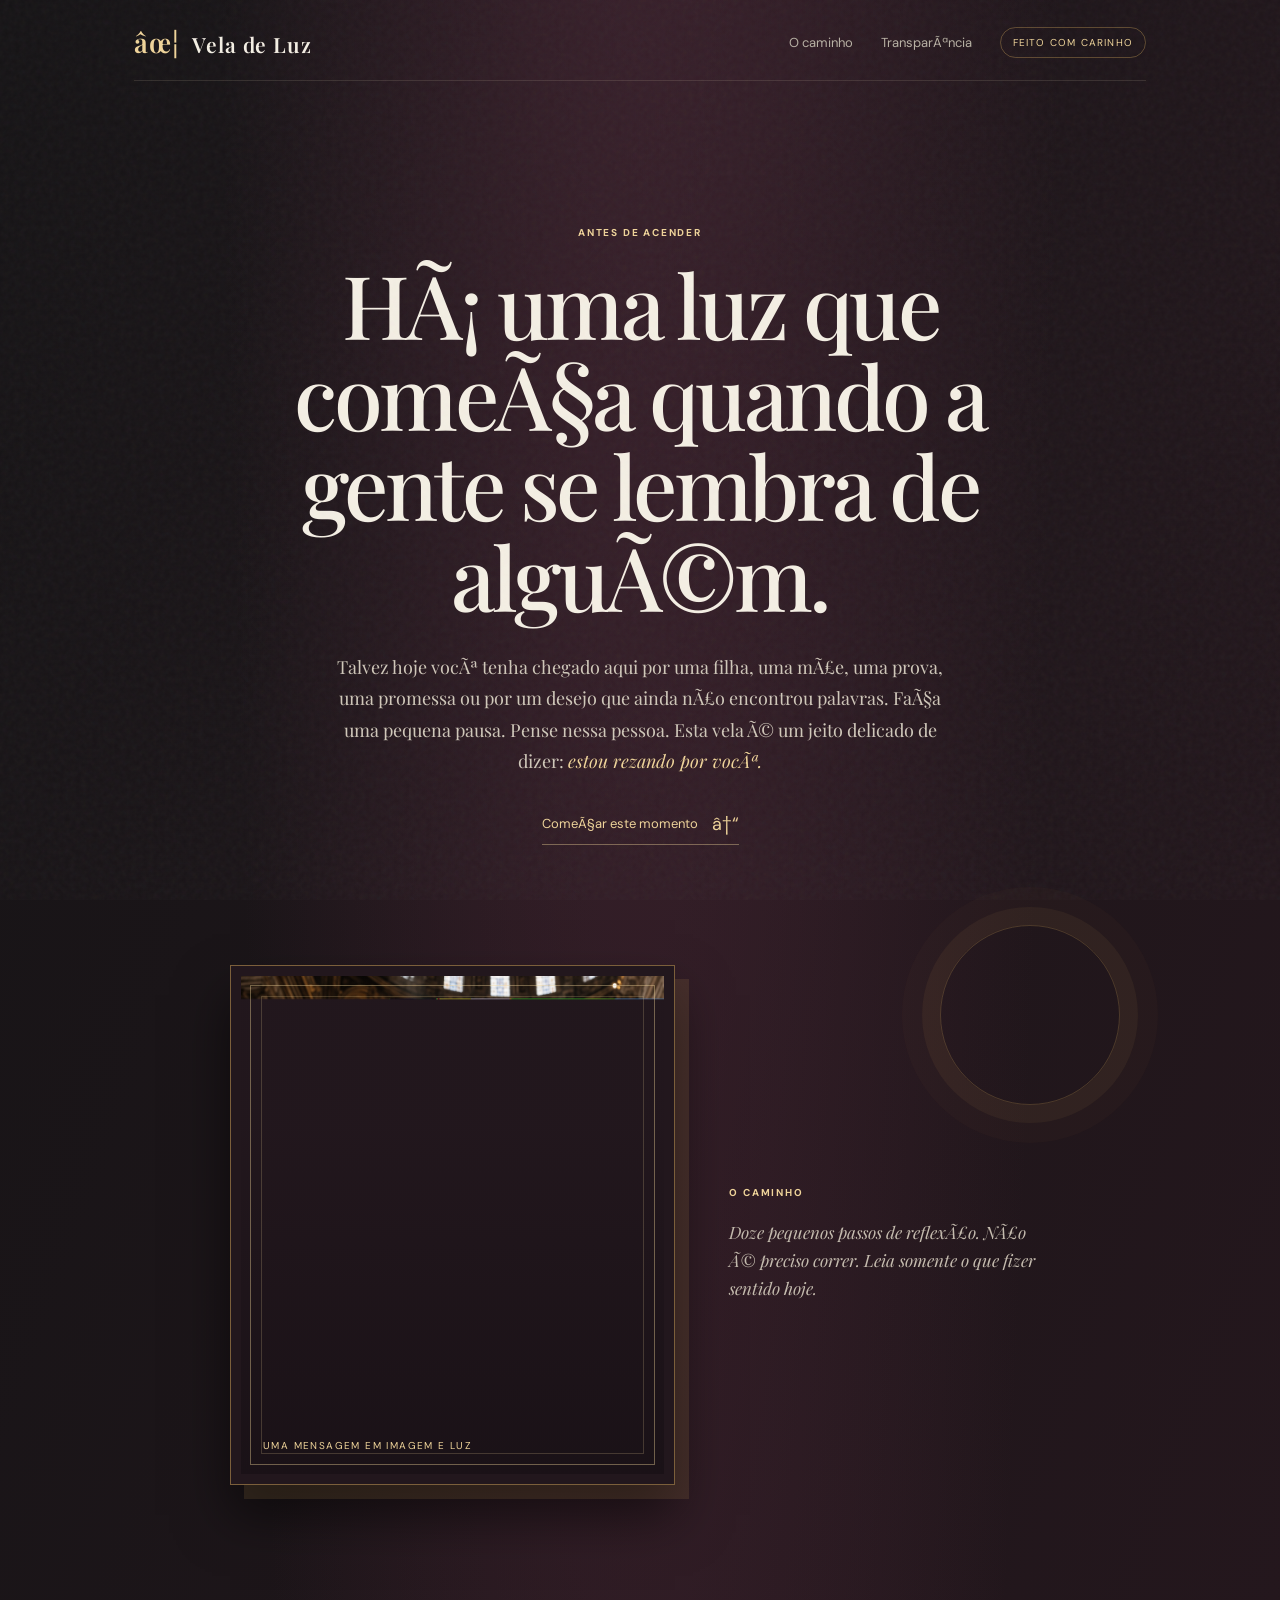
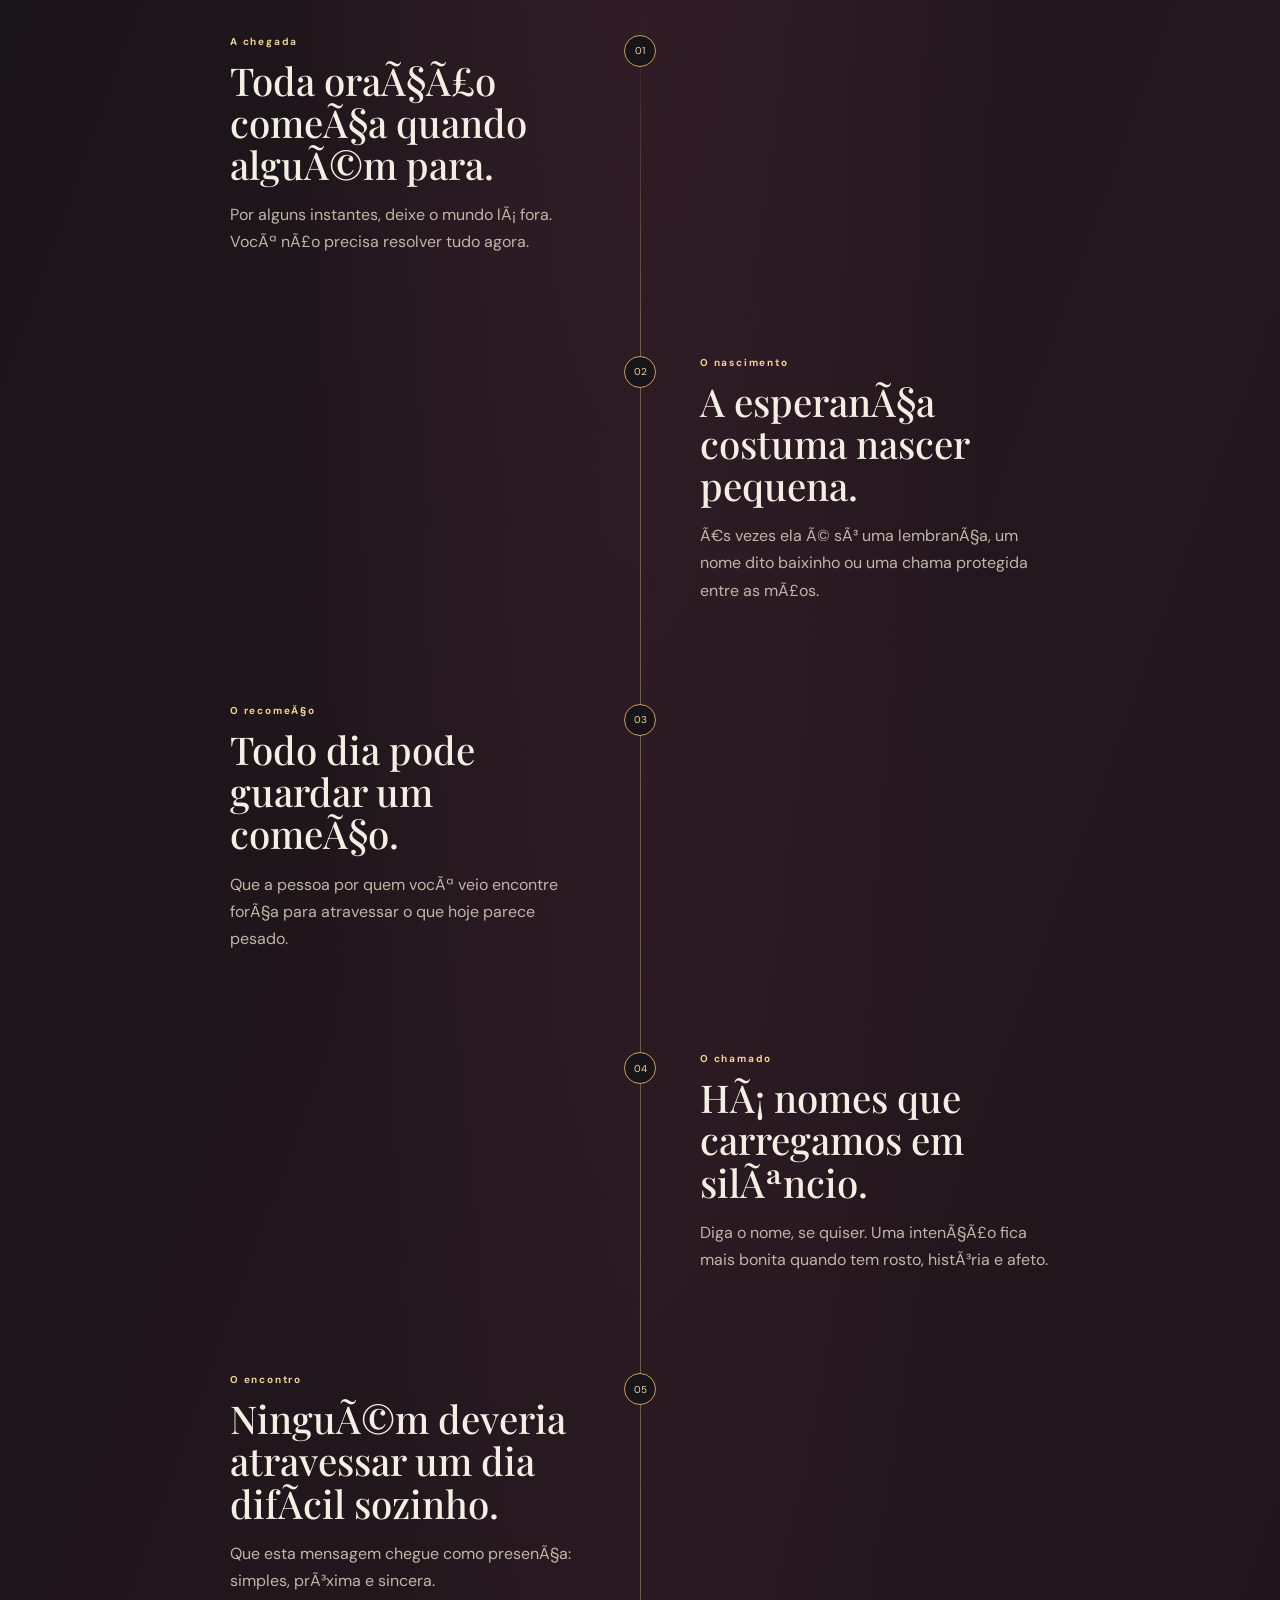
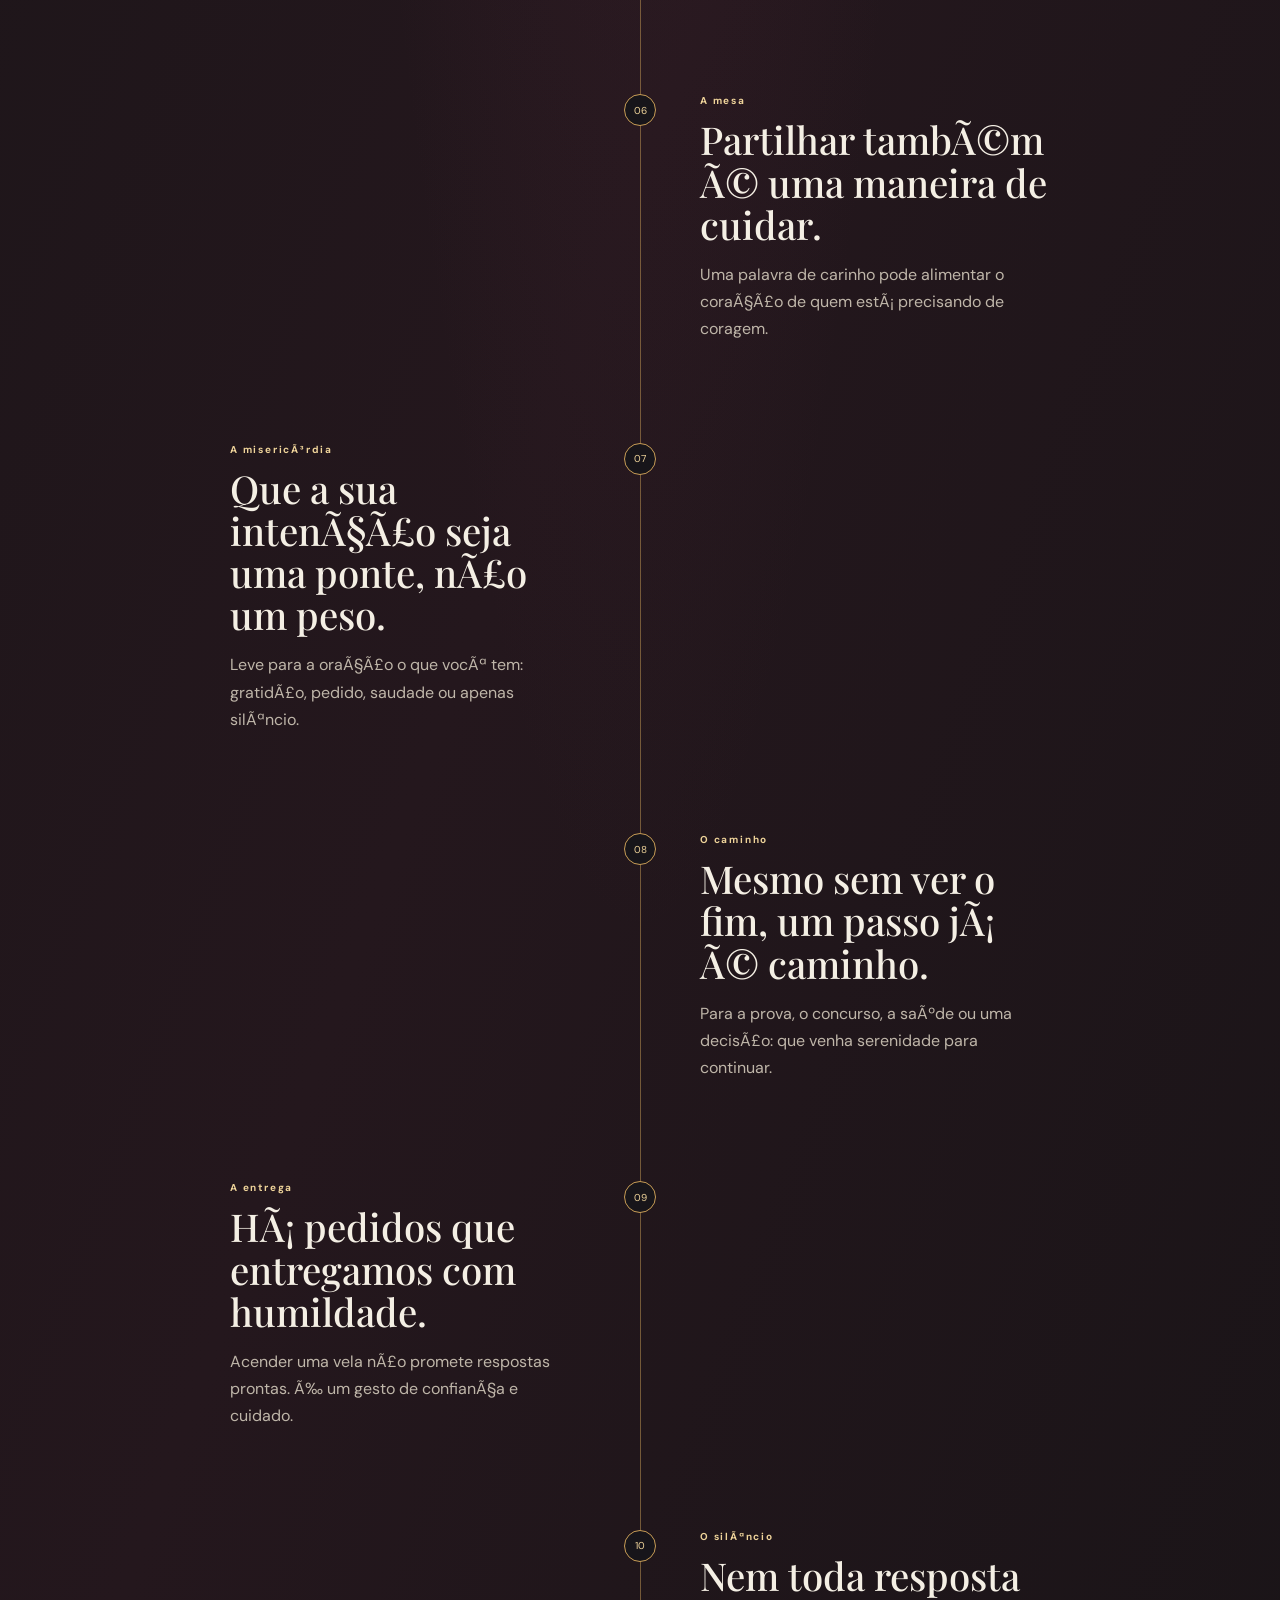
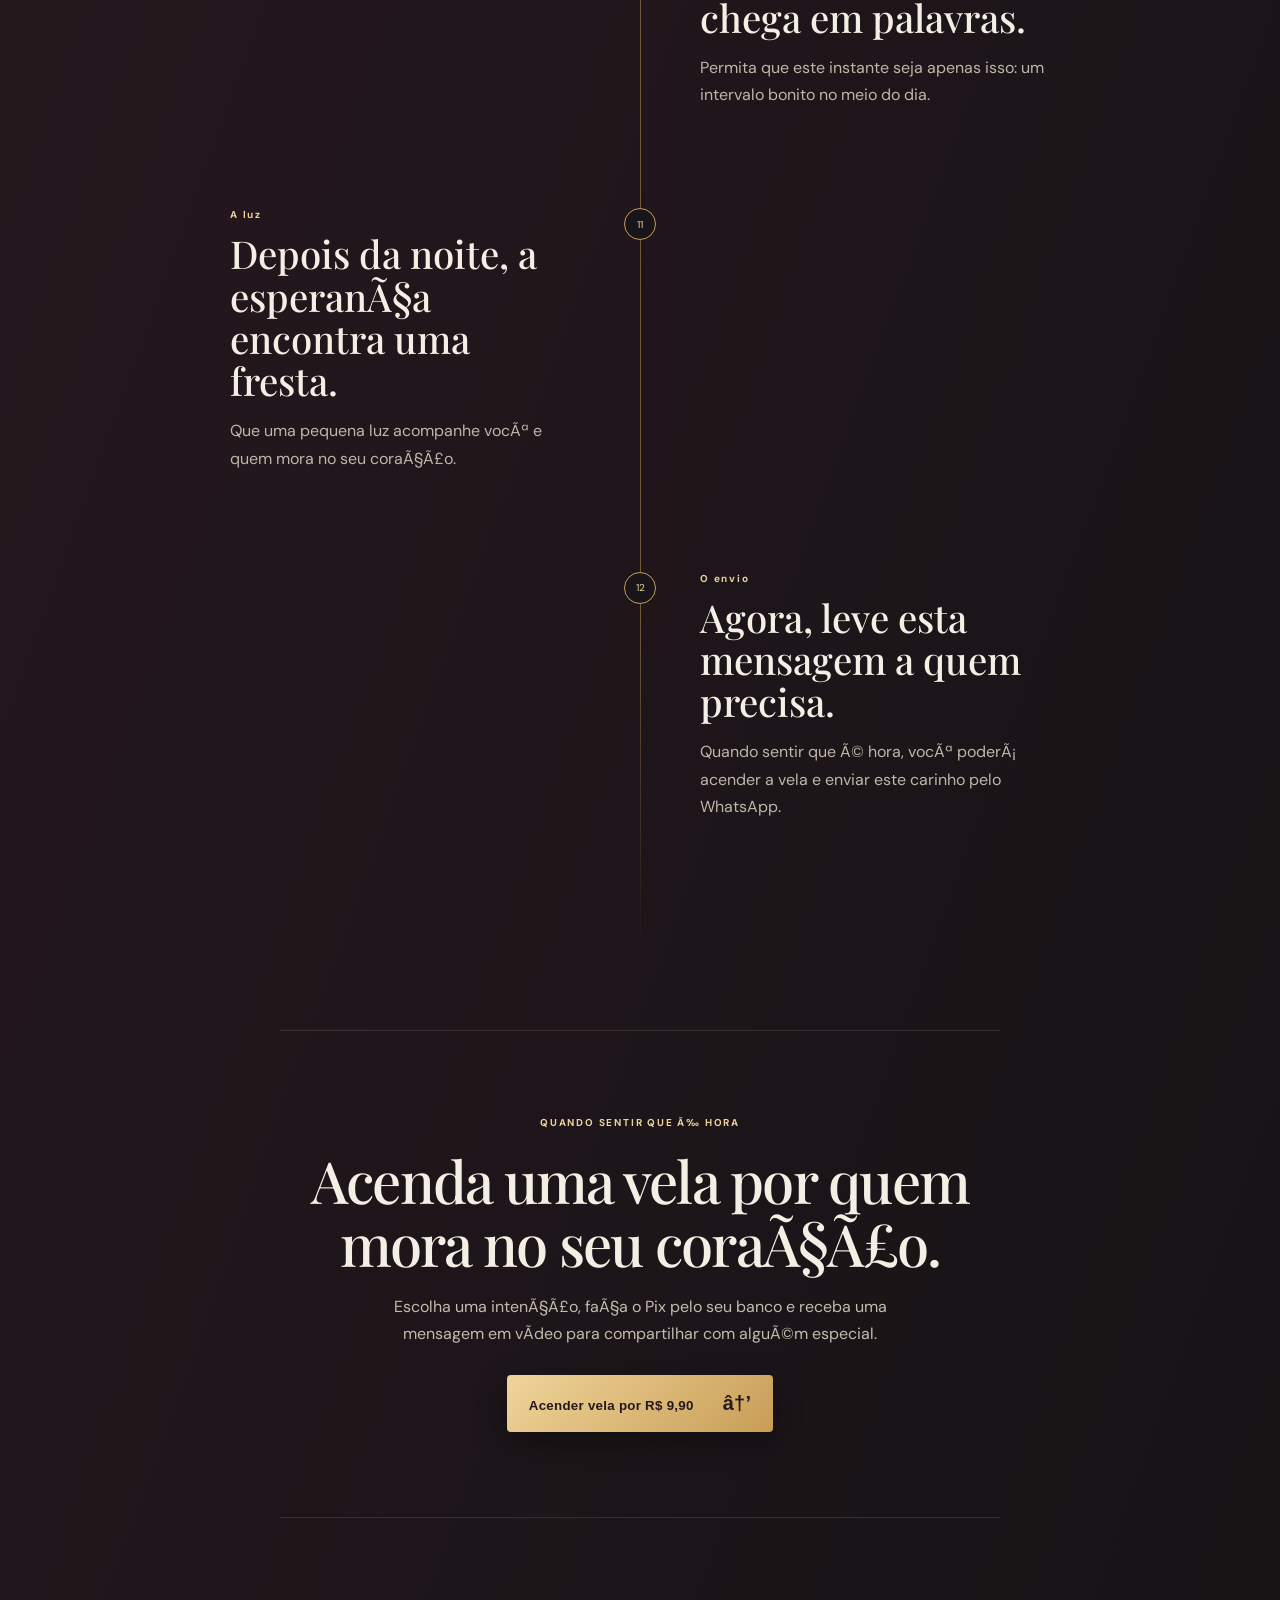
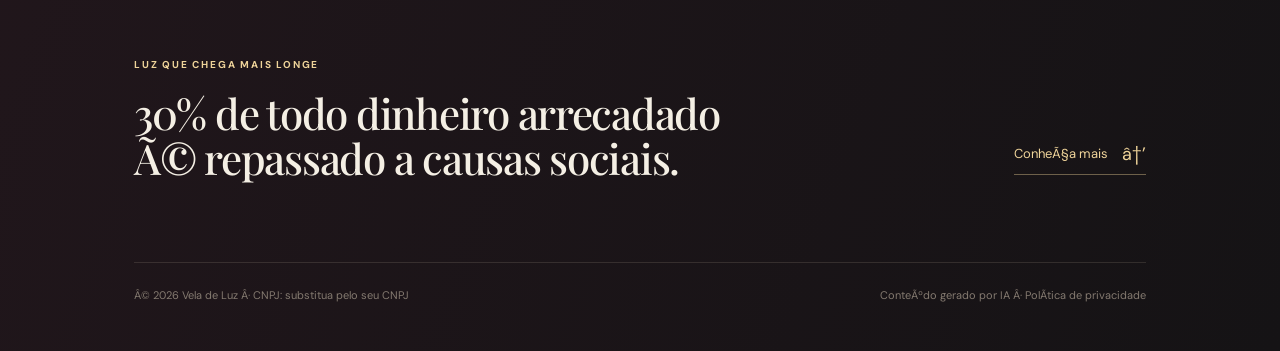
<file: index.html>
<!doctype html>
<html lang="pt-BR">
  <head>
    <meta charset="UTF-8" />
    <meta name="viewport" content="width=device-width, initial-scale=1.0" />
    <meta name="theme-color" content="#17151a" />
    <meta name="description" content="Uma pausa de fÃ©, carinho e esperanÃ§a para compartilhar com alguÃ©m especial." />
    <meta property="og:title" content="Vela de Luz â€” um gesto de esperanÃ§a" />
    <meta property="og:description" content="Uma intenÃ§Ã£o, uma chama e uma mensagem para enviar pelo WhatsApp." />
    <title>Vela de Luz â€” um gesto de esperanÃ§a</title>
    <link rel="stylesheet" href="styles.css" />
  </head>
  <body>
    <main class="shell">
      <nav class="nav">
        <a class="brand" href="index.html"><span class="brand-mark">âœ¦</span> Vela de Luz</a>
        <div class="nav-links"><a href="#caminho">O caminho</a><a href="causas.html">TransparÃªncia</a><span class="seal">FEITO COM CARINHO</span></div>
      </nav>

      <section class="opening reveal" id="inicio">
        <p class="eyebrow">ANTES DE ACENDER</p>
        <div class="shared-card hidden" id="sharedCard">âœ¦ <span id="sharedText">Uma vela foi acesa por alguÃ©m especial.</span></div>
        <h1>HÃ¡ uma luz que comeÃ§a quando a gente se lembra de alguÃ©m.</h1>
        <p class="opening-message">Talvez hoje vocÃª tenha chegado aqui por uma filha, uma mÃ£e, uma prova, uma promessa ou por um desejo que ainda nÃ£o encontrou palavras. FaÃ§a uma pequena pausa. Pense nessa pessoa. Esta vela Ã© um jeito delicado de dizer: <em>estou rezando por vocÃª.</em></p>
        <a class="begin-link" href="#caminho">ComeÃ§ar este momento <span>â†“</span></a>
      </section>

      <section class="window-stage reveal" aria-label="Uma freira segurando uma vela em uma igreja" id="caminho">
        <div class="window-ornament"></div>
        <div class="video-frame"><video id="introVideo" poster="nun-a.png" autoplay muted playsinline loop preload="metadata"><source src="videos/freira.mp4" type="video/mp4" /></video><div class="video-vignette"></div><span class="video-label">uma mensagem em imagem e luz</span></div>
        <div class="stage-caption"><span>O CAMINHO</span><p>Doze pequenos passos de reflexÃ£o. NÃ£o Ã© preciso correr. Leia somente o que fizer sentido hoje.</p></div>
      </section>

      <section class="journey" aria-label="Doze passos de uma oraÃ§Ã£o">
        <article class="step reveal"><span class="step-number">01</span><div><p class="step-kicker">A chegada</p><h2>Toda oraÃ§Ã£o comeÃ§a quando alguÃ©m para.</h2><p>Por alguns instantes, deixe o mundo lÃ¡ fora. VocÃª nÃ£o precisa resolver tudo agora.</p></div></article>
        <article class="step step-right reveal"><span class="step-number">02</span><div><p class="step-kicker">O nascimento</p><h2>A esperanÃ§a costuma nascer pequena.</h2><p>Ã€s vezes ela Ã© sÃ³ uma lembranÃ§a, um nome dito baixinho ou uma chama protegida entre as mÃ£os.</p></div></article>
        <article class="step reveal"><span class="step-number">03</span><div><p class="step-kicker">O recomeÃ§o</p><h2>Todo dia pode guardar um comeÃ§o.</h2><p>Que a pessoa por quem vocÃª veio encontre forÃ§a para atravessar o que hoje parece pesado.</p></div></article>
        <article class="step step-right reveal"><span class="step-number">04</span><div><p class="step-kicker">O chamado</p><h2>HÃ¡ nomes que carregamos em silÃªncio.</h2><p>Diga o nome, se quiser. Uma intenÃ§Ã£o fica mais bonita quando tem rosto, histÃ³ria e afeto.</p></div></article>
        <article class="step reveal"><span class="step-number">05</span><div><p class="step-kicker">O encontro</p><h2>NinguÃ©m deveria atravessar um dia difÃ­cil sozinho.</h2><p>Que esta mensagem chegue como presenÃ§a: simples, prÃ³xima e sincera.</p></div></article>
        <article class="step step-right reveal"><span class="step-number">06</span><div><p class="step-kicker">A mesa</p><h2>Partilhar tambÃ©m Ã© uma maneira de cuidar.</h2><p>Uma palavra de carinho pode alimentar o coraÃ§Ã£o de quem estÃ¡ precisando de coragem.</p></div></article>
        <article class="step reveal"><span class="step-number">07</span><div><p class="step-kicker">A misericÃ³rdia</p><h2>Que a sua intenÃ§Ã£o seja uma ponte, nÃ£o um peso.</h2><p>Leve para a oraÃ§Ã£o o que vocÃª tem: gratidÃ£o, pedido, saudade ou apenas silÃªncio.</p></div></article>
        <article class="step step-right reveal"><span class="step-number">08</span><div><p class="step-kicker">O caminho</p><h2>Mesmo sem ver o fim, um passo jÃ¡ Ã© caminho.</h2><p>Para a prova, o concurso, a saÃºde ou uma decisÃ£o: que venha serenidade para continuar.</p></div></article>
        <article class="step reveal"><span class="step-number">09</span><div><p class="step-kicker">A entrega</p><h2>HÃ¡ pedidos que entregamos com humildade.</h2><p>Acender uma vela nÃ£o promete respostas prontas. Ã‰ um gesto de confianÃ§a e cuidado.</p></div></article>
        <article class="step step-right reveal"><span class="step-number">10</span><div><p class="step-kicker">O silÃªncio</p><h2>Nem toda resposta chega em palavras.</h2><p>Permita que este instante seja apenas isso: um intervalo bonito no meio do dia.</p></div></article>
        <article class="step reveal"><span class="step-number">11</span><div><p class="step-kicker">A luz</p><h2>Depois da noite, a esperanÃ§a encontra uma fresta.</h2><p>Que uma pequena luz acompanhe vocÃª e quem mora no seu coraÃ§Ã£o.</p></div></article>
        <article class="step step-right reveal"><span class="step-number">12</span><div><p class="step-kicker">O envio</p><h2>Agora, leve esta mensagem a quem precisa.</h2><p>Quando sentir que Ã© hora, vocÃª poderÃ¡ acender a vela e enviar este carinho pelo WhatsApp.</p></div></article>
      </section>

      <section class="ritual-cta reveal" id="ritual"><p class="eyebrow">QUANDO SENTIR QUE Ã‰ HORA</p><h2>Acenda uma vela por quem mora no seu coraÃ§Ã£o.</h2><p>Escolha uma intenÃ§Ã£o, faÃ§a o Pix pelo seu banco e receba uma mensagem em vÃ­deo para compartilhar com alguÃ©m especial.</p><button class="primary" id="startBtn">Acender vela por R$ 9,90 <span>â†’</span></button></section>

      <section class="cause-note reveal" id="transparencia"><div><p class="eyebrow">LUZ QUE CHEGA MAIS LONGE</p><h2>30% de todo dinheiro arrecadado Ã© repassado a causas sociais.</h2></div><a class="begin-link" href="causas.html">ConheÃ§a mais <span>â†’</span></a></section>

      <footer><span>Â© 2026 Vela de Luz Â· CNPJ: substitua pelo seu CNPJ</span><span>ConteÃºdo gerado por IA Â· PolÃ­tica de privacidade</span></footer>
    </main>

    <div class="modal hidden" id="modal" role="dialog" aria-modal="true" aria-labelledby="modalTitle"><div class="modal-box"><button class="close" id="closeBtn" aria-label="Fechar">Ã—</button><p class="eyebrow">SUA INTENÃ‡ÃƒO</p><h2 id="modalTitle">Por quem vocÃª acende esta vela?</h2><label>Nome ou motivo<input id="name" placeholder="Ex.: pela saÃºde da minha filha Ana" maxlength="80" /></label><label>Escolha uma intenÃ§Ã£o<select id="intention"><option>SaÃºde e proteÃ§Ã£o</option><option>Prova ou concurso</option><option>FamÃ­lia e filhos</option><option>GratidÃ£o</option><option>Uma promessa</option><option>Que algo dÃª certo</option></select></label><label>Escolha uma mensagem<select id="message"><option>Estou rezando por vocÃª hoje.</option><option>Que Deus ilumine seus passos e cuide do seu caminho.</option><option>Acendi esta vela por vocÃª, com carinho e esperanÃ§a.</option><option>Que esta intenÃ§Ã£o traga paz, forÃ§a e proteÃ§Ã£o.</option><option>Uma luz para lembrar que vocÃª nÃ£o estÃ¡ sozinho.</option></select></label><label>Ou escreva do seu jeito <textarea id="customMessage" placeholder="Uma mensagem para quem vai receber" maxlength="140"></textarea></label><div class="prices"><button data-price="5.90">R$ 5,90</button><button class="selected" data-price="9.90">R$ 9,90 <small>mais escolhida</small></button></div><button class="primary full" id="payBtn">Continuar para o Pix <span>â†’</span></button><p class="modal-note">Pagamento pelo seu banco. O vÃ­deo Ã© liberado apÃ³s a confirmaÃ§Ã£o.</p></div></div>
    <div class="modal hidden" id="pixModal" role="dialog" aria-modal="true" aria-labelledby="pixTitle"><div class="modal-box pix-box"><button class="close" id="pixClose" aria-label="Fechar">Ã—</button><p class="eyebrow">PAGAMENTO DE TESTE</p><h2 id="pixTitle">Finalize pelo Pix</h2><div class="pix-code" id="pixCode">00020126580014BR.GOV.BCB.PIX0136vela-de-luz-demo52040000530398654049.905802BR5920VELA DE LUZ LTDA6009SAO PAULO62070503***6304ABCD</div><button class="secondary" id="copyBtn">Copiar cÃ³digo Pix</button><button class="primary full hidden" id="whatsBtn">Gerar vÃ­deo e compartilhar <span>â†’</span></button><p class="modal-note">No piloto, a liberaÃ§Ã£o Ã© manual. Ao compartilhar, o vÃ­deo recebe o nome e a intenÃ§Ã£o que vocÃª escreveu.</p><div class="success hidden" id="success">âœ“ CÃ³digo copiado. Agora prepare seu vÃ­deo.</div></div></div>
    <script src="app.js"></script>
  </body>
</html>
</file>
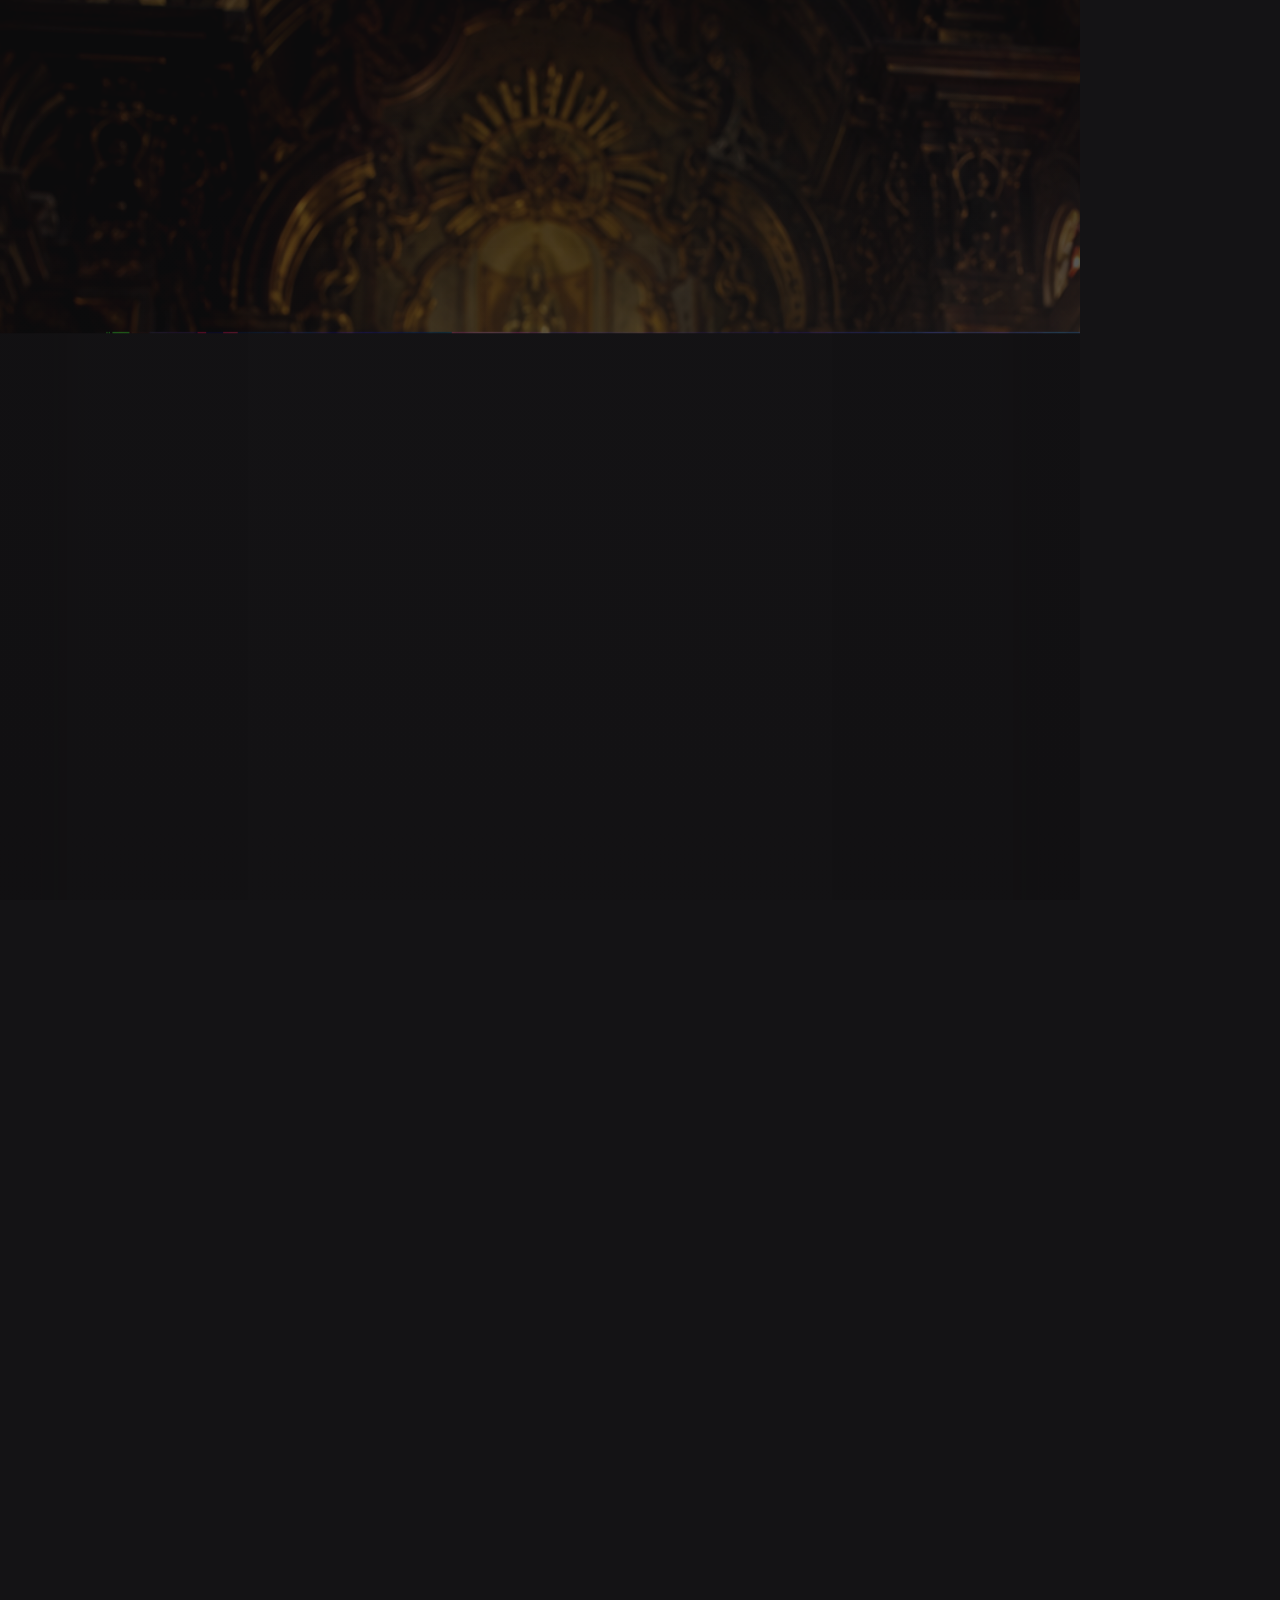
<file: videos/beata/index.html>
<!doctype html>
<html lang="pt-BR">
<head><meta charset="UTF-8"><title>Vela de Luz — Beata</title><style>
@import url('https://fonts.googleapis.com/css2?family=DM+Sans:wght@400;500&family=Playfair+Display:wght@500&display=swap');
html,body{margin:0;width:100%;height:100%;overflow:hidden;background:#141315;color:#efd49a;font-family:'DM Sans',sans-serif}#vela-beata{position:relative;width:1080px;height:1920px;overflow:hidden;background:#141315}.portrait{position:absolute;inset:0;width:100%;height:100%;object-fit:cover;transform-origin:50% 50%;filter:saturate(.78) contrast(1.08)}.veil{position:absolute;inset:0;background:linear-gradient(180deg,#0b090b15 0%,#0b090baa 78%,#0b090bf4 100%)}.vignette{position:absolute;inset:0;box-shadow:inset 0 0 180px 80px #090708b8}.copy{position:absolute;left:96px;right:96px;bottom:175px;text-align:center;text-shadow:0 3px 20px #000}.sigil{font-size:28px;color:#efd49a;margin-bottom:22px}.message{font:500 66px/1.08 'Playfair Display',serif}.sub{margin-top:24px;color:#e8ddc8;font-size:24px;letter-spacing:.06em}.rule{width:100px;height:1px;background:#c89d56;margin:30px auto 0}.end{position:absolute;inset:0;background:#090708;opacity:0;pointer-events:none}</style></head>
<body><div id="vela-beata" data-composition-id="vela-beata" data-width="1080" data-height="1920"><img id="portrait" class="portrait" data-start="0" data-duration="8" data-track-index="0" src="../../devotee-b.png" alt="Beata segurando uma vela"><div id="veil" class="veil" data-start="0" data-duration="8" data-track-index="1"></div><div id="vignette" class="vignette" data-start="0" data-duration="8" data-track-index="2"></div><div class="copy" id="copy" data-start="0" data-duration="8" data-track-index="3"><div class="sigil">✦</div><div class="message">Acendi esta vela<br>por você.</div><div class="sub">Que a luz acompanhe seu caminho.</div><div class="rule"></div></div><div class="end" id="end" data-start="0" data-duration="8" data-track-index="4"></div></div><script src="https://cdn.jsdelivr.net/npm/gsap@3.14.2/dist/gsap.min.js"></script><script>window.__timelines=window.__timelines||{};const tl=gsap.timeline({paused:true});tl.from('#portrait',{scale:1.06,opacity:.35,duration:1.2,ease:'power2.out'},.15).from('#veil',{opacity:.25,duration:1.1,ease:'sine.out'},.25).from('#vignette',{opacity:.2,duration:.9,ease:'power1.out'},.35).from('#copy',{y:55,opacity:0,duration:1.1,ease:'power3.out'},1.1).to('#portrait',{scale:1.1,duration:4.8,ease:'sine.inOut'},1.3).to('#veil',{opacity:.82,duration:2.2,ease:'sine.inOut'},4.9).to('#copy',{opacity:0,duration:1.0,ease:'power2.in'},6.5).to('#end',{opacity:1,duration:1.0,ease:'power2.in'},7);window.__timelines['vela-beata']=tl;</script></body></html>
</file>
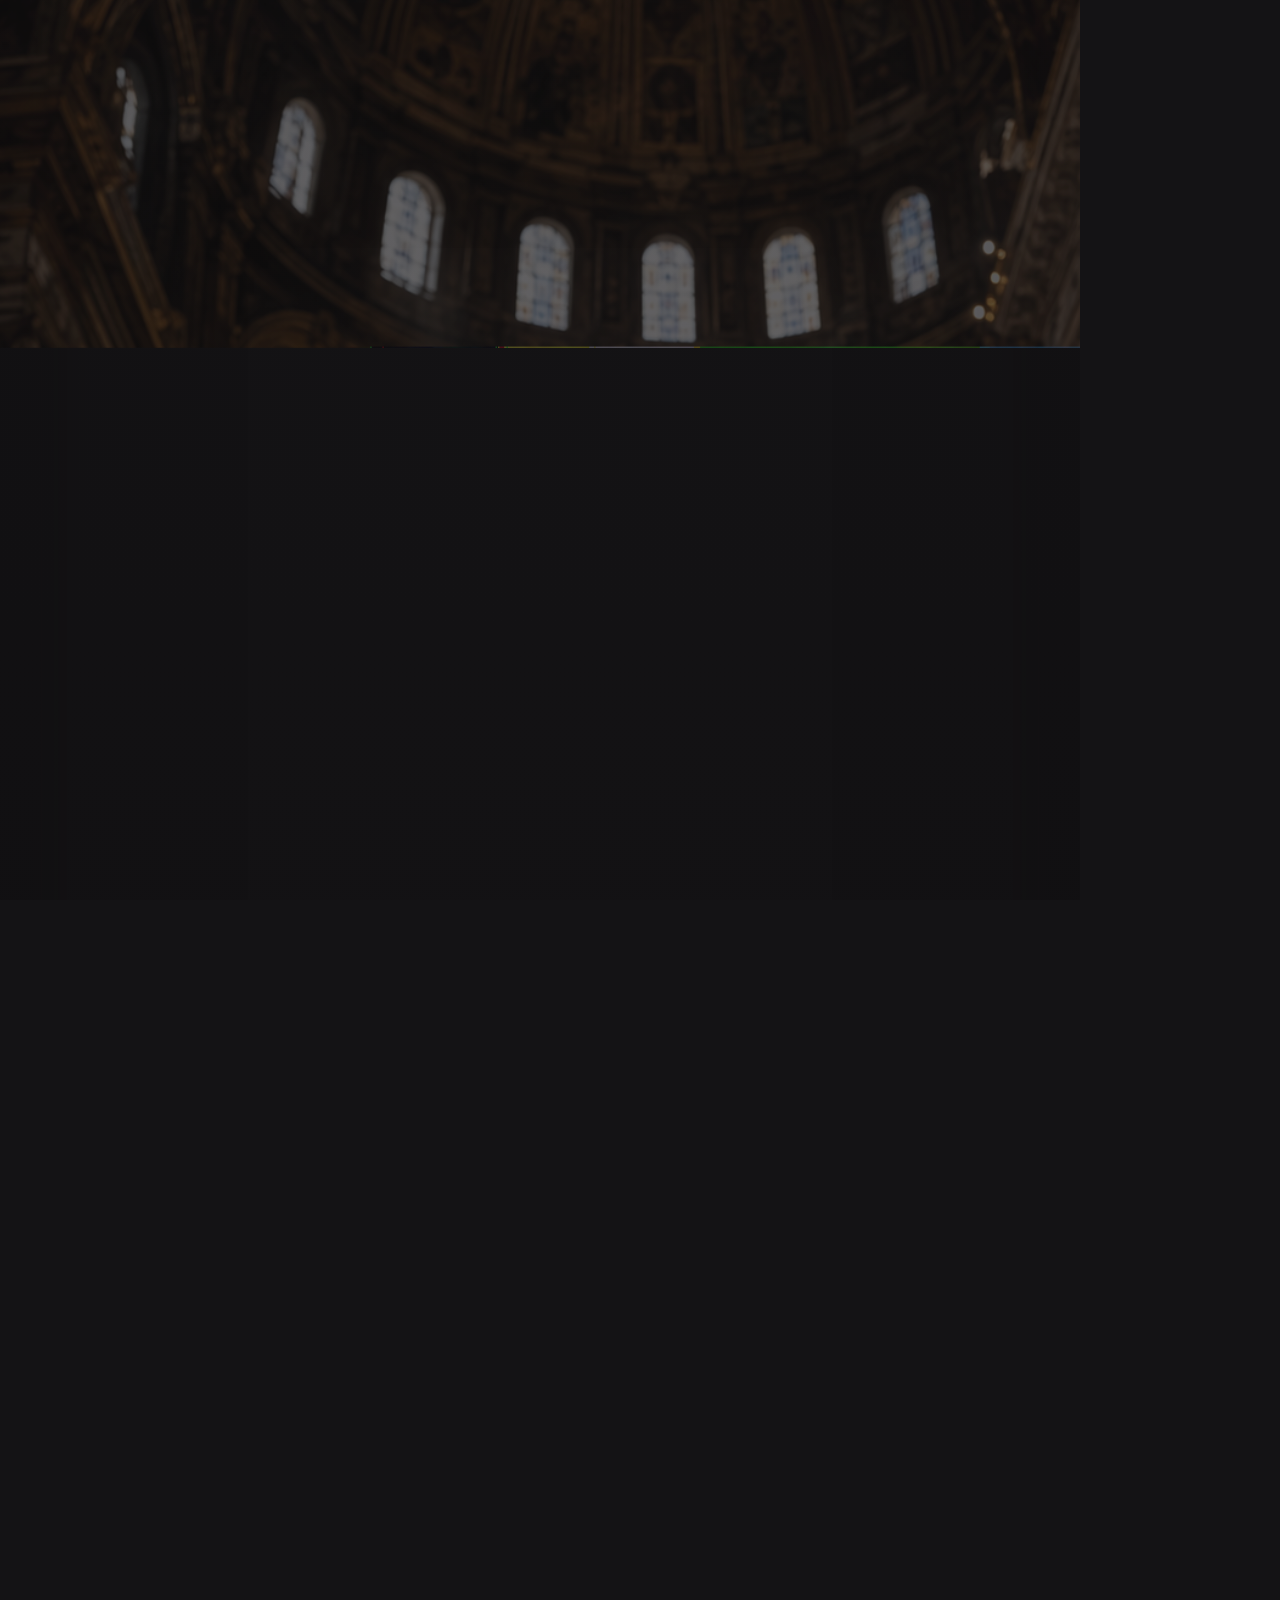
<file: videos/freira/index.html>
<!doctype html>
<html lang="pt-BR">
<head><meta charset="UTF-8"><title>Vela de Luz — Freira</title><style>
@import url('https://fonts.googleapis.com/css2?family=DM+Sans:wght@400;500&family=Playfair+Display:wght@500&display=swap');
html,body{margin:0;width:100%;height:100%;overflow:hidden;background:#141315;color:#efd49a;font-family:'DM Sans',sans-serif}#vela-freira{position:relative;width:1080px;height:1920px;overflow:hidden;background:#141315}.portrait{position:absolute;inset:0;width:100%;height:100%;object-fit:cover;transform-origin:50% 52%;filter:saturate(.78) contrast(1.08)}.veil{position:absolute;inset:0;background:linear-gradient(180deg,#0b090b22 0%,#0b090bcc 82%,#0b090bf2 100%)}.vignette{position:absolute;inset:0;box-shadow:inset 0 0 180px 80px #090708b8}.copy{position:absolute;left:96px;right:96px;bottom:175px;text-align:center;text-shadow:0 3px 20px #000}.sigil{font-size:28px;color:#efd49a;margin-bottom:22px}.message{font:500 66px/1.08 'Playfair Display',serif;letter-spacing:.01em}.sub{margin-top:24px;color:#e8ddc8;font-size:24px;letter-spacing:.06em}.rule{width:100px;height:1px;background:#c89d56;margin:30px auto 0}.end{position:absolute;inset:0;background:#090708;opacity:0;pointer-events:none}</style></head>
<body><div id="vela-freira" data-composition-id="vela-freira" data-width="1080" data-height="1920"><img id="portrait" class="portrait" data-start="0" data-duration="8" data-track-index="0" src="../../nun-a.png" alt="Freira segurando uma vela"><div id="veil" class="veil" data-start="0" data-duration="8" data-track-index="1"></div><div id="vignette" class="vignette" data-start="0" data-duration="8" data-track-index="2"></div><div class="copy" id="copy" data-start="0" data-duration="8" data-track-index="3"><div class="sigil">✦</div><div class="message">Acendi esta vela<br>por você.</div><div class="sub">Que a luz acompanhe seu caminho.</div><div class="rule"></div></div><div class="end" id="end" data-start="0" data-duration="8" data-track-index="4"></div></div><script src="https://cdn.jsdelivr.net/npm/gsap@3.14.2/dist/gsap.min.js"></script><script>window.__timelines=window.__timelines||{};const tl=gsap.timeline({paused:true});tl.from('#portrait',{scale:1.06,opacity:.35,duration:1.2,ease:'power2.out'},.15).from('#veil',{opacity:.25,duration:1.1,ease:'sine.out'},.25).from('#vignette',{opacity:.2,duration:.9,ease:'power1.out'},.35).from('#copy',{y:55,opacity:0,duration:1.1,ease:'power3.out'},1.1).to('#portrait',{scale:1.1,duration:4.8,ease:'sine.inOut'},1.3).to('#veil',{opacity:.82,duration:2.2,ease:'sine.inOut'},4.9).to('#copy',{opacity:0,duration:1.0,ease:'power2.in'},6.5).to('#end',{opacity:1,duration:1.0,ease:'power2.in'},7);window.__timelines['vela-freira']=tl;</script></body></html>
</file>
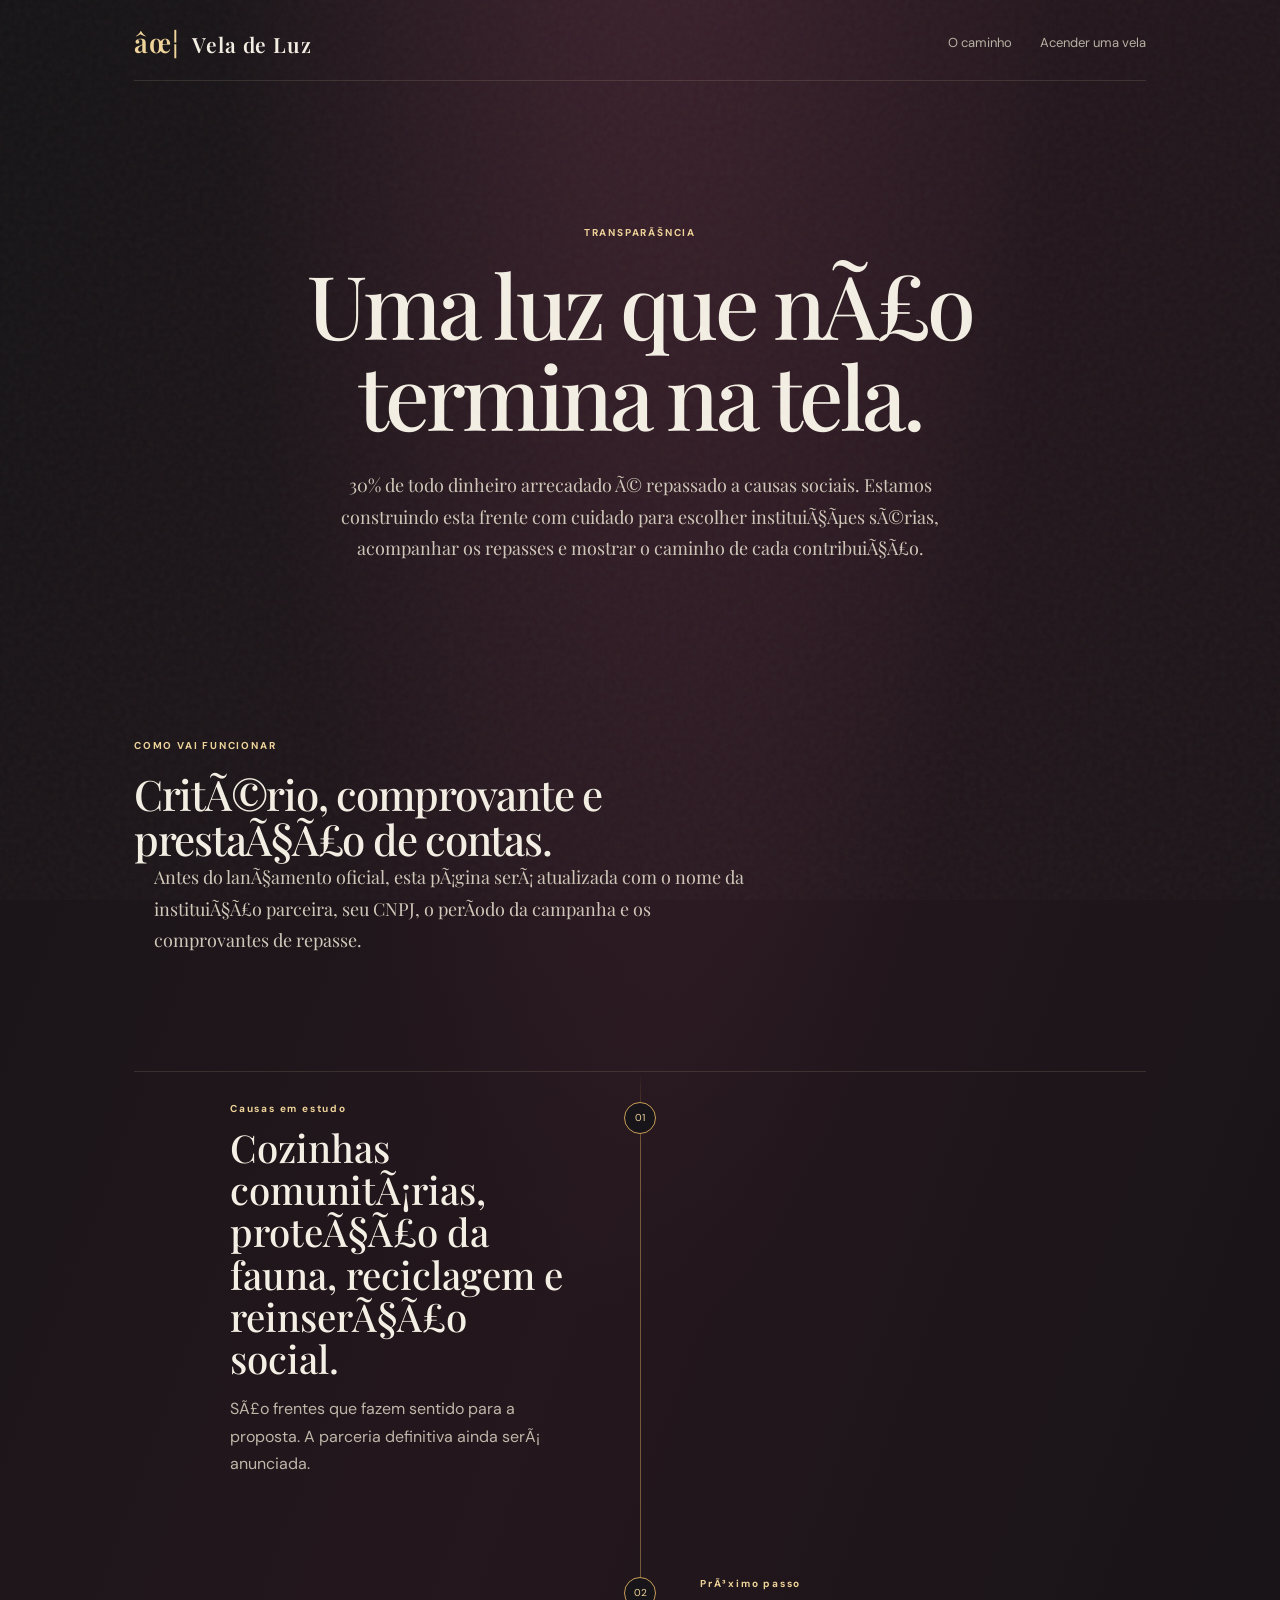
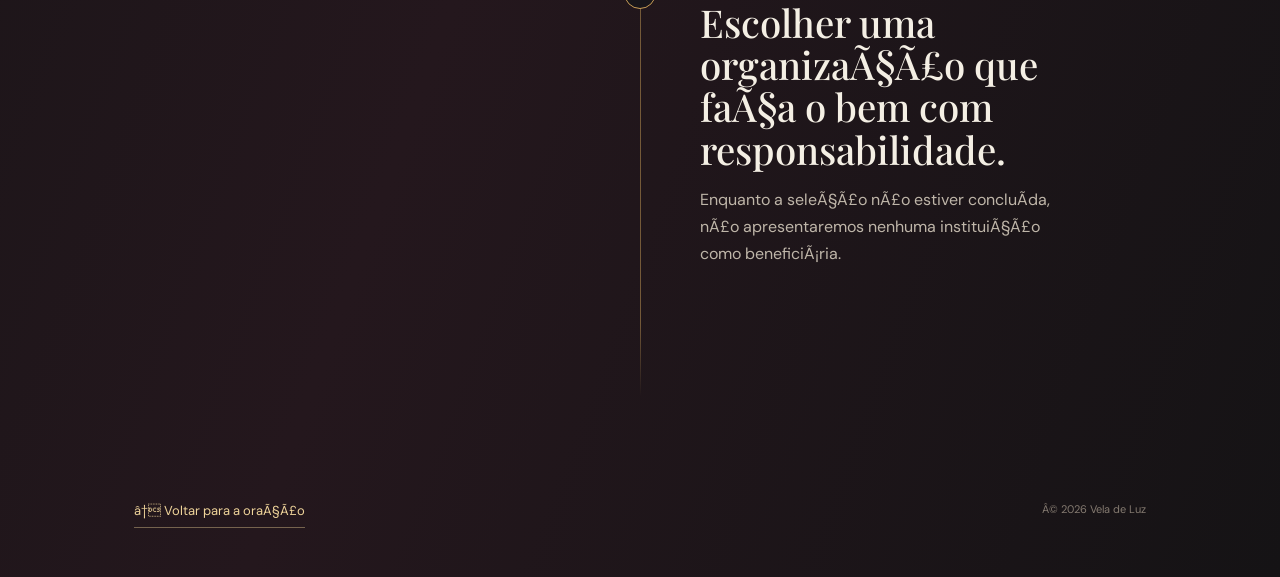
<file: causas.html>
<!doctype html>
<html lang="pt-BR">
  <head>
    <meta charset="UTF-8" />
    <meta name="viewport" content="width=device-width, initial-scale=1.0" />
    <meta name="theme-color" content="#17151a" />
    <meta name="description" content="Como a Vela de Luz pretende apoiar causas sociais." />
    <title>TransparÃªncia â€” Vela de Luz</title>
    <link rel="stylesheet" href="styles.css" />
  </head>
  <body>
    <main class="shell causes-page">
      <nav class="nav"><a class="brand" href="index.html"><span class="brand-mark">âœ¦</span> Vela de Luz</a><div class="nav-links"><a href="index.html#caminho">O caminho</a><a href="index.html#ritual">Acender uma vela</a></div></nav>
      <section class="opening reveal is-visible"><p class="eyebrow">TRANSPARÃŠNCIA</p><h1>Uma luz que nÃ£o termina na tela.</h1><p class="opening-message">30% de todo dinheiro arrecadado Ã© repassado a causas sociais. Estamos construindo esta frente com cuidado para escolher instituiÃ§Ãµes sÃ©rias, acompanhar os repasses e mostrar o caminho de cada contribuiÃ§Ã£o.</p></section>
      <section class="cause-note reveal is-visible"><div><p class="eyebrow">COMO VAI FUNCIONAR</p><h2>CritÃ©rio, comprovante e prestaÃ§Ã£o de contas.</h2><p class="opening-message">Antes do lanÃ§amento oficial, esta pÃ¡gina serÃ¡ atualizada com o nome da instituiÃ§Ã£o parceira, seu CNPJ, o perÃ­odo da campanha e os comprovantes de repasse.</p></div></section>
      <section class="journey causes-journey"><article class="step reveal is-visible"><span class="step-number">01</span><div><p class="step-kicker">Causas em estudo</p><h2>Cozinhas comunitÃ¡rias, proteÃ§Ã£o da fauna, reciclagem e reinserÃ§Ã£o social.</h2><p>SÃ£o frentes que fazem sentido para a proposta. A parceria definitiva ainda serÃ¡ anunciada.</p></div></article><article class="step step-right reveal is-visible"><span class="step-number">02</span><div><p class="step-kicker">PrÃ³ximo passo</p><h2>Escolher uma organizaÃ§Ã£o que faÃ§a o bem com responsabilidade.</h2><p>Enquanto a seleÃ§Ã£o nÃ£o estiver concluÃ­da, nÃ£o apresentaremos nenhuma instituiÃ§Ã£o como beneficiÃ¡ria.</p></div></article></section>
      <footer><a class="begin-link" href="index.html">â† Voltar para a oraÃ§Ã£o</a><span>Â© 2026 Vela de Luz</span></footer>
    </main>
  </body>
</html>
</file>
<file: styles.css>
@import url('https://fonts.googleapis.com/css2?family=DM+Sans:wght@400;500;600;700&family=Playfair+Display:wght@500;600&display=swap');
:root{--ink:#f4efe4;--muted:#b8b1a4;--gold:#c89d56;--gold2:#efd49a;--wine:#5a2637;--night:#17151a;--line:#ead8b822}*{box-sizing:border-box}html{scroll-behavior:smooth}body{margin:0;background:var(--night);color:var(--ink);font-family:'DM Sans',sans-serif;background-image:radial-gradient(ellipse at 50% -20%,#6a334977,transparent 48%),linear-gradient(110deg,#161416,#24171d 50%,#151315)}body:before{content:'';position:fixed;inset:0;pointer-events:none;opacity:.1;background-image:url("data:image/svg+xml,%3Csvg viewBox='0 0 180 180' xmlns='http://www.w3.org/2000/svg'%3E%3Cfilter id='n'%3E%3CfeTurbulence type='fractalNoise' baseFrequency='.9' numOctaves='3' stitchTiles='stitch'/%3E%3C/filter%3E%3Crect width='100%25' height='100%25' filter='url(%23n)' opacity='.4'/%3E%3C/svg%3E")}.shell{max-width:1080px;margin:auto;padding:24px 34px}.nav{display:flex;justify-content:space-between;align-items:center;border-bottom:1px solid var(--line);padding-bottom:20px}.brand{color:var(--ink);text-decoration:none;font:600 21px 'Playfair Display',serif;letter-spacing:.04em}.brand-mark{color:var(--gold2);font-size:27px;margin-right:8px}.nav-links{display:flex;gap:28px;align-items:center}.nav a:not(.brand){color:var(--muted);text-decoration:none;font-size:13px}.seal{font-size:10px;letter-spacing:.12em;color:var(--gold2);border:1px solid #c89d5660;border-radius:99px;padding:8px 12px}.opening{max-width:780px;margin:0 auto;padding:145px 0 120px;text-align:center}.eyebrow{color:var(--gold2);font-size:10px;font-weight:700;letter-spacing:.18em;margin:0 0 20px}.opening h1{font:500 clamp(48px,7vw,88px)/1.03 'Playfair Display',serif;letter-spacing:-.04em;margin:0 auto 30px}.opening-message{max-width:610px;margin:0 auto 34px;color:#d0c8ba;font:18px/1.75 'Playfair Display',serif}.opening-message em{color:var(--gold2)}.begin-link{display:inline-flex;gap:14px;align-items:center;color:var(--gold2);font-size:13px;text-decoration:none;border-bottom:1px solid #efd49a66;padding-bottom:8px}.begin-link span{font-size:18px}.shared-card{display:inline-block;margin:0 0 23px;padding:11px 15px;border:1px solid #c89d5680;background:#5a263755;color:var(--gold2);font:italic 14px 'Playfair Display',serif}.window-stage{position:relative;max-width:820px;margin:0 auto 120px;display:grid;grid-template-columns:1fr .72fr;gap:54px;align-items:center}.video-frame{position:relative;height:520px;padding:10px;background:#22171d;border:1px solid #c89d5688;box-shadow:14px 14px 0 #c89d5622,0 30px 50px #0008;overflow:hidden}.video-frame:before,.video-frame:after{content:'';position:absolute;z-index:2;pointer-events:none;border:1px solid #efd49a66}.video-frame:before{inset:19px}.video-frame:after{inset:30px;border-color:#efd49a33}.video-frame video{width:100%;height:100%;object-fit:cover;filter:saturate(.78) contrast(1.06)}.video-vignette{position:absolute;inset:10px;background:linear-gradient(180deg,#160f1809 30%,#160f14aa 100%);pointer-events:none}.video-label{position:absolute;z-index:3;left:32px;bottom:32px;color:var(--gold2);font-size:10px;letter-spacing:.14em;text-transform:uppercase}.stage-caption{padding-top:50px}.stage-caption>span,.step-kicker{color:var(--gold2);font-size:10px;font-weight:700;letter-spacing:.18em}.stage-caption p{color:#c4bbae;font:italic 17px/1.65 'Playfair Display',serif}.window-ornament{position:absolute;right:-70px;top:-40px;width:180px;height:180px;border:1px solid #c89d5644;border-radius:50%;box-shadow:0 0 0 18px #c89d5612,0 0 0 38px #c89d5607;pointer-events:none}.journey{position:relative;max-width:820px;margin:auto;padding:20px 0 120px}.journey:before{content:'';position:absolute;top:0;bottom:80px;left:50%;width:1px;background:linear-gradient(transparent,#c89d5680 8%,#c89d5680 92%,transparent)}.step{position:relative;width:50%;padding:0 60px 90px 0}.step-right{margin-left:50%;padding:0 0 90px 60px}.step-number{position:absolute;right:-16px;top:0;width:32px;height:32px;border:1px solid var(--gold);border-radius:50%;background:var(--night);display:grid;place-items:center;color:var(--gold2);font-size:10px}.step-right .step-number{left:-16px;right:auto}.step h2{font:500 clamp(27px,3vw,39px)/1.1 'Playfair Display',serif;margin:11px 0 16px}.step p:not(.step-kicker){color:#bfb6a9;line-height:1.7;margin:0}.ritual-cta{max-width:720px;margin:0 auto 120px;text-align:center;border-top:1px solid var(--line);border-bottom:1px solid var(--line);padding:85px 20px}.ritual-cta h2,.cause-note h2{font:500 clamp(35px,5vw,58px)/1.08 'Playfair Display',serif;letter-spacing:-.03em;margin:0 auto 20px}.ritual-cta>p:not(.eyebrow){max-width:530px;margin:0 auto 28px;color:#c4bbae;line-height:1.65}.primary,.secondary{border:0;border-radius:4px;padding:17px 22px;font-weight:700;cursor:pointer;letter-spacing:.02em}.primary{background:linear-gradient(135deg,var(--gold2),var(--gold));color:#24181a;box-shadow:0 10px 30px #0005}.primary span{margin-left:25px;font-size:20px}.cause-note{display:flex;justify-content:space-between;gap:40px;align-items:end;border-bottom:1px solid var(--line);padding:20px 0 80px}.cause-note h2{max-width:650px;font-size:42px;margin:0}.cause-note .begin-link{margin-bottom:7px;white-space:nowrap}footer{display:flex;justify-content:space-between;color:#847a70;font-size:11px;padding:25px 0}.modal{position:fixed;inset:0;background:#090809dd;backdrop-filter:blur(9px);display:grid;place-items:center;padding:20px;z-index:10}.hidden{display:none}.modal-box{position:relative;background:#2a1b22;border:1px solid #c89d5677;border-radius:3px;padding:36px;max-width:490px;width:100%;box-shadow:0 25px 90px #000b}.modal-box h2{font:500 34px/1.08 'Playfair Display',serif;margin:0 0 25px}.close{position:absolute;right:18px;top:12px;background:transparent;border:0;color:var(--muted);font-size:28px;cursor:pointer}label{display:block;color:#ded3c4;font-size:13px;margin:16px 0}input,select{display:block;width:100%;margin-top:8px;background:#191315;color:var(--ink);border:1px solid #c89d563b;border-radius:2px;padding:14px;font:inherit}.prices{display:flex;gap:10px;margin:22px 0}.prices button{flex:1;border:1px solid #c89d5644;background:#191315;color:var(--ink);border-radius:2px;padding:13px;cursor:pointer}.prices button.selected{border-color:var(--gold2);color:var(--gold2)}.prices small{display:block;font-size:9px}.full{width:100%}.pix-box{text-align:center}.pix-code{word-break:break-all;background:#191315;color:#d6cfe0;border-radius:2px;padding:15px;font:11px monospace;text-align:left;margin:20px 0}.secondary{background:#e8ddc8;color:#25181c}.modal-note{font-size:12px;color:#a8a092}.success{color:#bfe6b5;font-size:13px;margin-top:18px}.reveal{opacity:0;transform:translateY(24px);transition:opacity .8s ease,transform .8s ease}.reveal.is-visible{opacity:1;transform:none}.primary:focus-visible,.secondary:focus-visible,.begin-link:focus-visible,input:focus-visible,select:focus-visible,.close:focus-visible{outline:3px solid var(--gold2);outline-offset:4px}@media(max-width:700px){.shell{padding:20px}.nav-links a,.seal{display:none}.opening{padding:100px 0 90px}.opening h1{font-size:49px}.opening-message{font-size:17px}.window-stage{grid-template-columns:1fr;gap:25px;margin-bottom:90px}.video-frame{height:500px}.stage-caption{padding-top:0}.window-ornament{right:-20px}.journey{padding-bottom:80px}.journey:before{left:15px}.step,.step-right{width:100%;margin:0;padding:0 0 70px 58px}.step-number,.step-right .step-number{left:0;right:auto}.ritual-cta{margin-bottom:80px;padding:70px 10px}.cause-note{display:block;padding-bottom:60px}.cause-note h2{font-size:35px;margin-bottom:28px}footer{display:block;line-height:2}}
:root{--focus:#efd49a}textarea{display:block;width:100%;min-height:74px;resize:vertical;margin-top:8px;background:#191315;color:var(--ink);border:1px solid #c89d563b;border-radius:2px;padding:14px;font:inherit;line-height:1.4}
</file>
